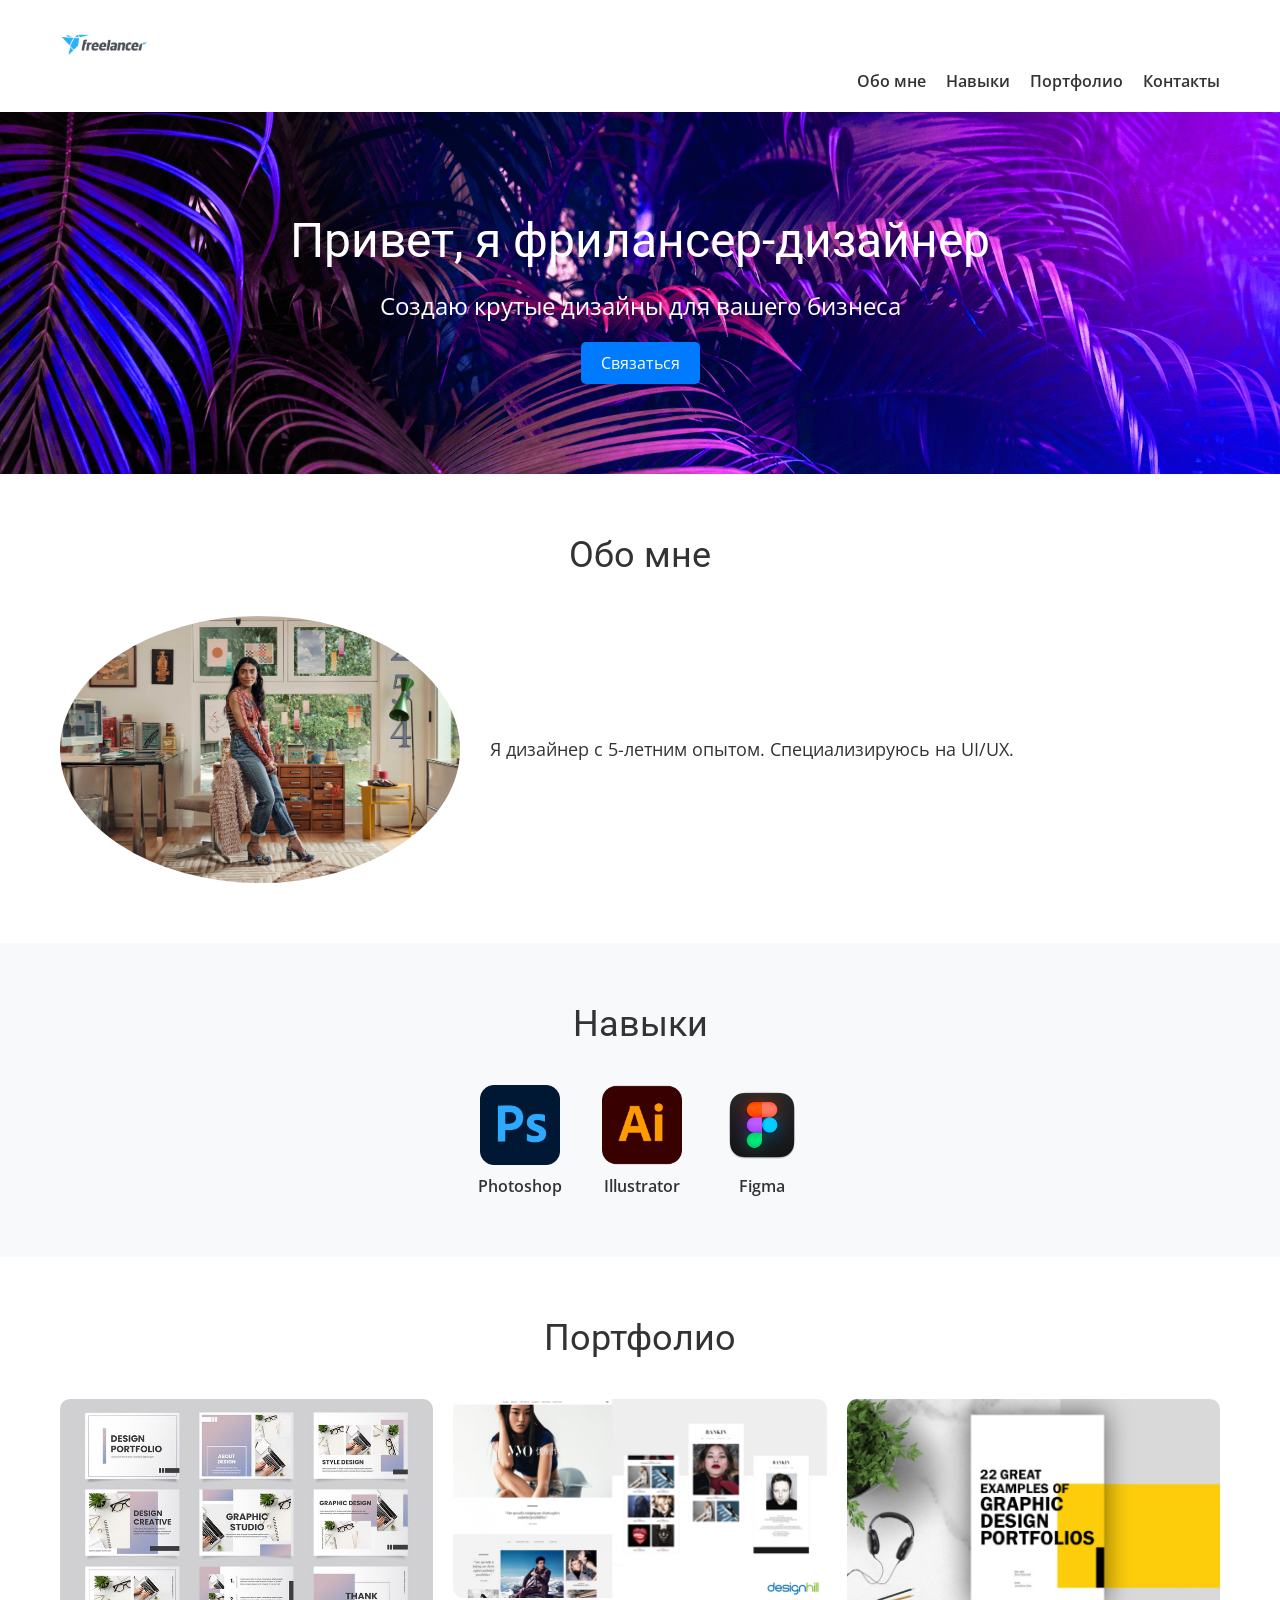
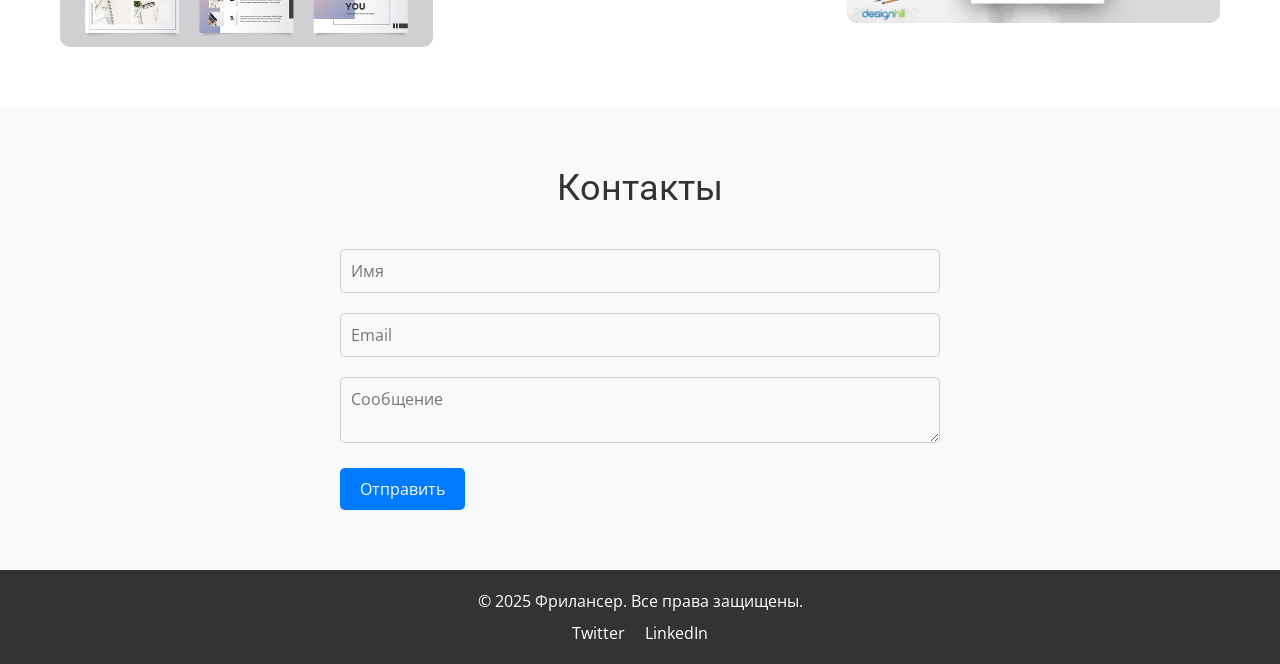
<file: лаба2/index.html>
<!DOCTYPE html>
<html lang="ru">
<head>
    <meta charset="UTF-8">
    <meta name="viewport" content="width=device-width, initial-scale=1.0">
    <title>Портфолио фрилансера</title>
    <link rel="stylesheet" href="css/reset.css">
    <link rel="preconnect" href="https://fonts.googleapis.com">
    <link rel="preconnect" href="https://fonts.gstatic.com" crossorigin>
    <link href="https://fonts.googleapis.com/css2?family=Open+Sans:wght@400;600&family=Roboto:wght@700&display=swap" rel="stylesheet">
    <link rel="stylesheet" href="css/style.css">
</head>
<body>
    <header class="header">
        <div class="container">
            <div class="header__logo">
                <img src="img/logo.png" alt="Логотип">
            </div>
            <nav class="header__nav">
                <ul class="header__nav-list">
                    <li class="header__nav-item"><a href="#about" class="header__nav-link">Обо мне</a></li>
                    <li class="header__nav-item"><a href="#skills" class="header__nav-link">Навыки</a></li>
                    <li class="header__nav-item"><a href="#portfolio" class="header__nav-link">Портфолио</a></li>
                    <li class="header__nav-item"><a href="#contact" class="header__nav-link">Контакты</a></li>
                </ul>
            </nav>
        </div>
    </header>

    <section class="hero">
        <div class="container">
            <h1 class="hero__title">Привет, я фрилансер-дизайнер</h1>
            <p class="hero__subtitle">Создаю крутые дизайны для вашего бизнеса</p>
            <a href="#contact" class="hero__button">Связаться</a>
        </div>
    </section>

    <section id="about" class="about">
        <div class="container">
            <h2 class="about__title">Обо мне</h2>
            <div class="about__content">
                <img src="img/about-photo.jpg" alt="Фото" class="about__photo">
                <p class="about__text">Я дизайнер с 5-летним опытом. Специализируюсь на UI/UX.</p>
            </div>
        </div>
    </section>

    <section id="skills" class="skills">
        <div class="container">
            <h2 class="skills__title">Навыки</h2>
            <ul class="skills__list">
                <li class="skills__item">
                    <img src="img/skill-icon1.jpg" alt="Photoshop" class="skills__icon">
                    <span class="skills__name">Photoshop</span>
                </li>
                <li class="skills__item">
                    <img src="img/skill-icon2.jpg" alt="Illustrator" class="skills__icon">
                    <span class="skills__name">Illustrator</span>
                </li>
                <li class="skills__item">
                    <img src="img/skill-icon3.jpg" alt="Figma" class="skills__icon">
                    <span class="skills__name">Figma</span>
                </li>
            </ul>
        </div>
    </section>

    <section id="portfolio" class="portfolio">
        <div class="container">
            <h2 class="portfolio__title">Портфолио</h2>
            <div class="portfolio__grid">
                <img src="img/portfolio1.jpg" alt="Работа 1" class="portfolio__item">
                <img src="img/portfolio2.jpg" alt="Работа 2" class="portfolio__item">
                <img src="img/portfolio3.jpg" alt="Работа 3" class="portfolio__item">
            </div>
        </div>
    </section>

    <section id="contact" class="contact">
        <div class="container">
            <h2 class="contact__title">Контакты</h2>
            <form class="contact__form">
                <input type="text" placeholder="Имя" class="contact__input">
                <input type="email" placeholder="Email" class="contact__input">
                <textarea placeholder="Сообщение" class="contact__textarea"></textarea>
                <button type="submit" class="contact__button">Отправить</button>
            </form>
        </div>
    </section>

    <footer class="footer">
        <div class="container">
            <p class="footer__text">&copy; 2025 Фрилансер. Все права защищены.</p>
            <ul class="footer__links">
                <li class="footer__link-item"><a href="#" class="footer__link">Twitter</a></li>
                <li class="footer__link-item"><a href="#" class="footer__link">LinkedIn</a></li>
            </ul>
        </div>
    </footer>
</body>
</html>
</file>
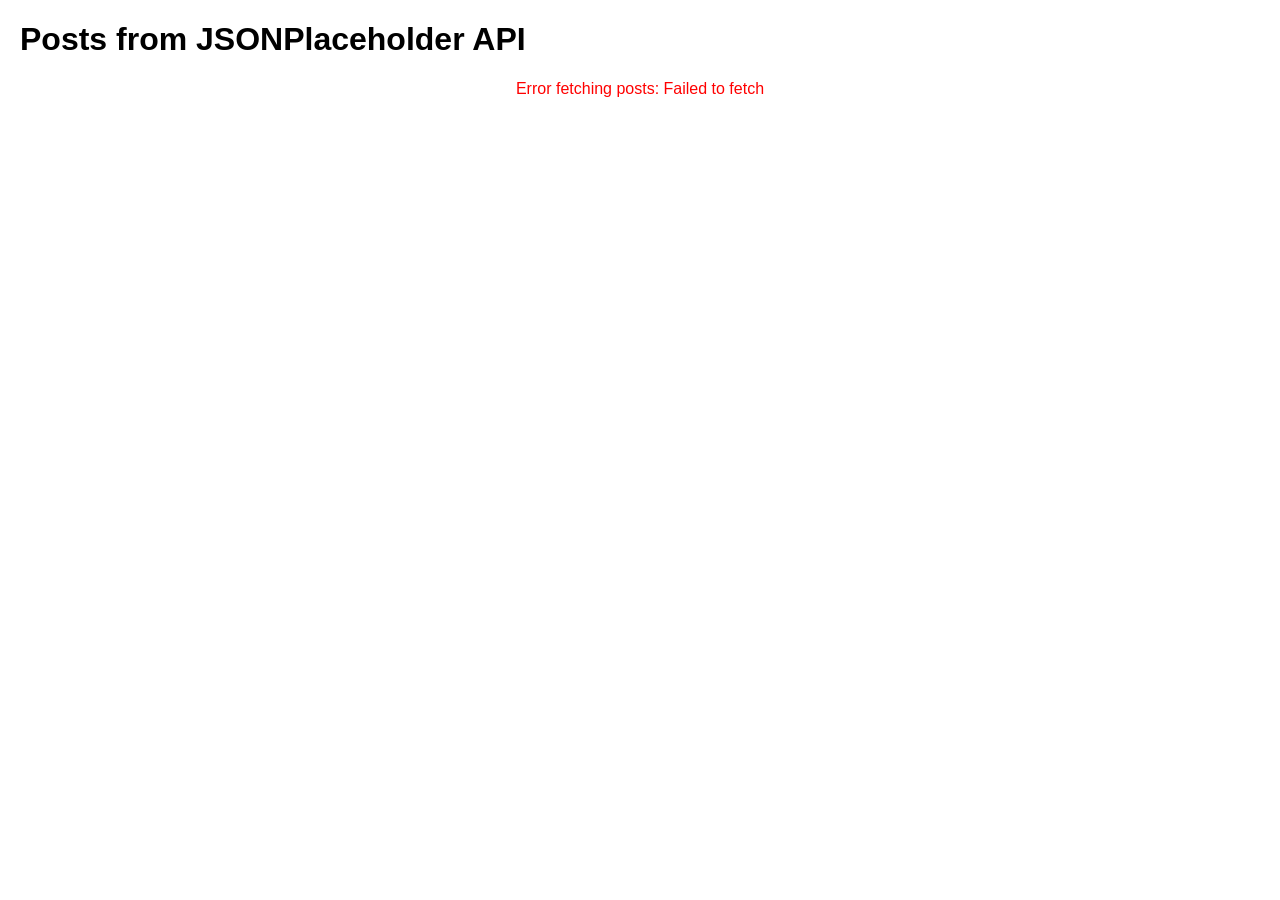
<file: лаба4/index.html>
<!DOCTYPE html>
<html lang="en">
<head>
    <meta charset="UTF-8">
    <meta name="viewport" content="width=device-width, initial-scale=1.0">
    <title>Asynchronous JS Example</title>
    <link rel="stylesheet" href="style.css">
</head>
<body>
    <h1>Posts from JSONPlaceholder API</h1>
    <div id="loading">Loading posts...</div>
    <div id="error" style="display: none;"></div>
    <div id="posts"></div>

    <script src="script.js"></script>
</body>
</html>
</file>
<file: лаба2/css/style.css>
body {
    font-family: 'Open Sans', sans-serif;
    color: #333;
    background-color: #fff;
}

.container {
    max-width: 1200px;
    margin: 0 auto;
    padding: 0 20px;
}

.header {
    background-color: #fff;
    padding: 20px 0;
    box-shadow: 0 2px 4px rgba(0,0,0,0.1);
}

.header__logo img {
    height: 50px;
}

.header__nav {
    display: flex;
    justify-content: flex-end;
}

.header__nav-list {
    display: flex;
    list-style: none;
}

.header__nav-item {
    margin-left: 20px;
}

.header__nav-link {
    text-decoration: none;
    color: #333;
    font-weight: 600;
}

.hero {
    background: url('../img/hero-bg.jpg') no-repeat center/cover;
    color: #fff;
    text-align: center;
    padding: 100px 0;
}

.hero__title {
    font-family: 'Roboto', sans-serif;
    font-size: 48px;
    margin-bottom: 20px;
}

.hero__subtitle {
    font-size: 24px;
    margin-bottom: 30px;
}

.hero__button {
    background-color: #007bff;
    color: #fff;
    padding: 10px 20px;
    text-decoration: none;
    border-radius: 5px;
}

.about {
    padding: 60px 0;
}

.about__title {
    font-family: 'Roboto', sans-serif;
    font-size: 36px;
    text-align: center;
    margin-bottom: 40px;
}

.about__content {
    display: flex;
    align-items: center;
}

.about__photo {
    width: 400px;
    border-radius: 50%;
    margin-right: 30px;
}

.about__text {
    font-size: 18px;
}

.skills {
    background-color: #f8f9fa;
    padding: 60px 0;
}

.skills__title {
    font-family: 'Roboto', sans-serif;
    font-size: 36px;
    text-align: center;
    margin-bottom: 40px;
}

.skills__list {
    display: flex;
    justify-content: center;
    list-style: none;
}

.skills__item {
    text-align: center;
    margin: 0 20px;
}

.skills__icon {
    width: 80px;
    height: 80px;
}

.skills__name {
    display: block;
    margin-top: 10px;
    font-weight: 600;
}

.portfolio {
    padding: 60px 0;
}

.portfolio__title {
    font-family: 'Roboto', sans-serif;
    font-size: 36px;
    text-align: center;
    margin-bottom: 40px;
}

.portfolio__grid {
    display: grid;
    grid-template-columns: repeat(auto-fit, minmax(300px, 1fr));
    gap: 20px;
}

.portfolio__item {
    width: 100%;
    border-radius: 10px;
}

.contact {
    background-color: #f8f9fa;
    padding: 60px 0;
}

.contact__title {
    font-family: 'Roboto', sans-serif;
    font-size: 36px;
    text-align: center;
    margin-bottom: 40px;
}

.contact__form {
    max-width: 600px;
    margin: 0 auto;
}

.contact__input,
.contact__textarea {
    width: 100%;
    padding: 10px;
    margin-bottom: 20px;
    border: 1px solid #ccc;
    border-radius: 5px;
}

.contact__button {
    background-color: #007bff;
    color: #fff;
    padding: 10px 20px;
    border: none;
    border-radius: 5px;
    cursor: pointer;
}

.footer {
    background-color: #333;
    color: #fff;
    padding: 20px 0;
    text-align: center;
}

.footer__text {
    margin-bottom: 10px;
}

.footer__links {
    display: flex;
    justify-content: center;
    list-style: none;
}

.footer__link-item {
    margin: 0 10px;
}

.footer__link {
    color: #fff;
    text-decoration: none;
}

@media (max-width: 768px) {
    .header__nav {
        justify-content: center;
    }

    .header__nav-list {
        flex-direction: column;
    }

    .about__content {
        flex-direction: column;
        text-align: center;
    }

    .about__photo {
        margin-right: 0;
        margin-bottom: 20px;
    }

    .skills__list {
        flex-direction: column;
    }

    .skills__item {
        margin-bottom: 20px;
    }
}
</file>
<file: лаба4/style.css>
body {
    font-family: Arial, sans-serif;
    margin: 20px;
}

#posts {
    max-width: 800px;
    margin: 0 auto;
}

.post {
    border: 1px solid #6c96f1;
    padding: 15px;
    margin-bottom: 20px;
    border-radius: 5px;
}

.post h2 {
    margin-top: 0;
}

.post p {
    margin-bottom: 0;
}

#loading {
    text-align: center;
    font-style: italic;
}

#error {
    color: red;
    text-align: center;
}
</file>
